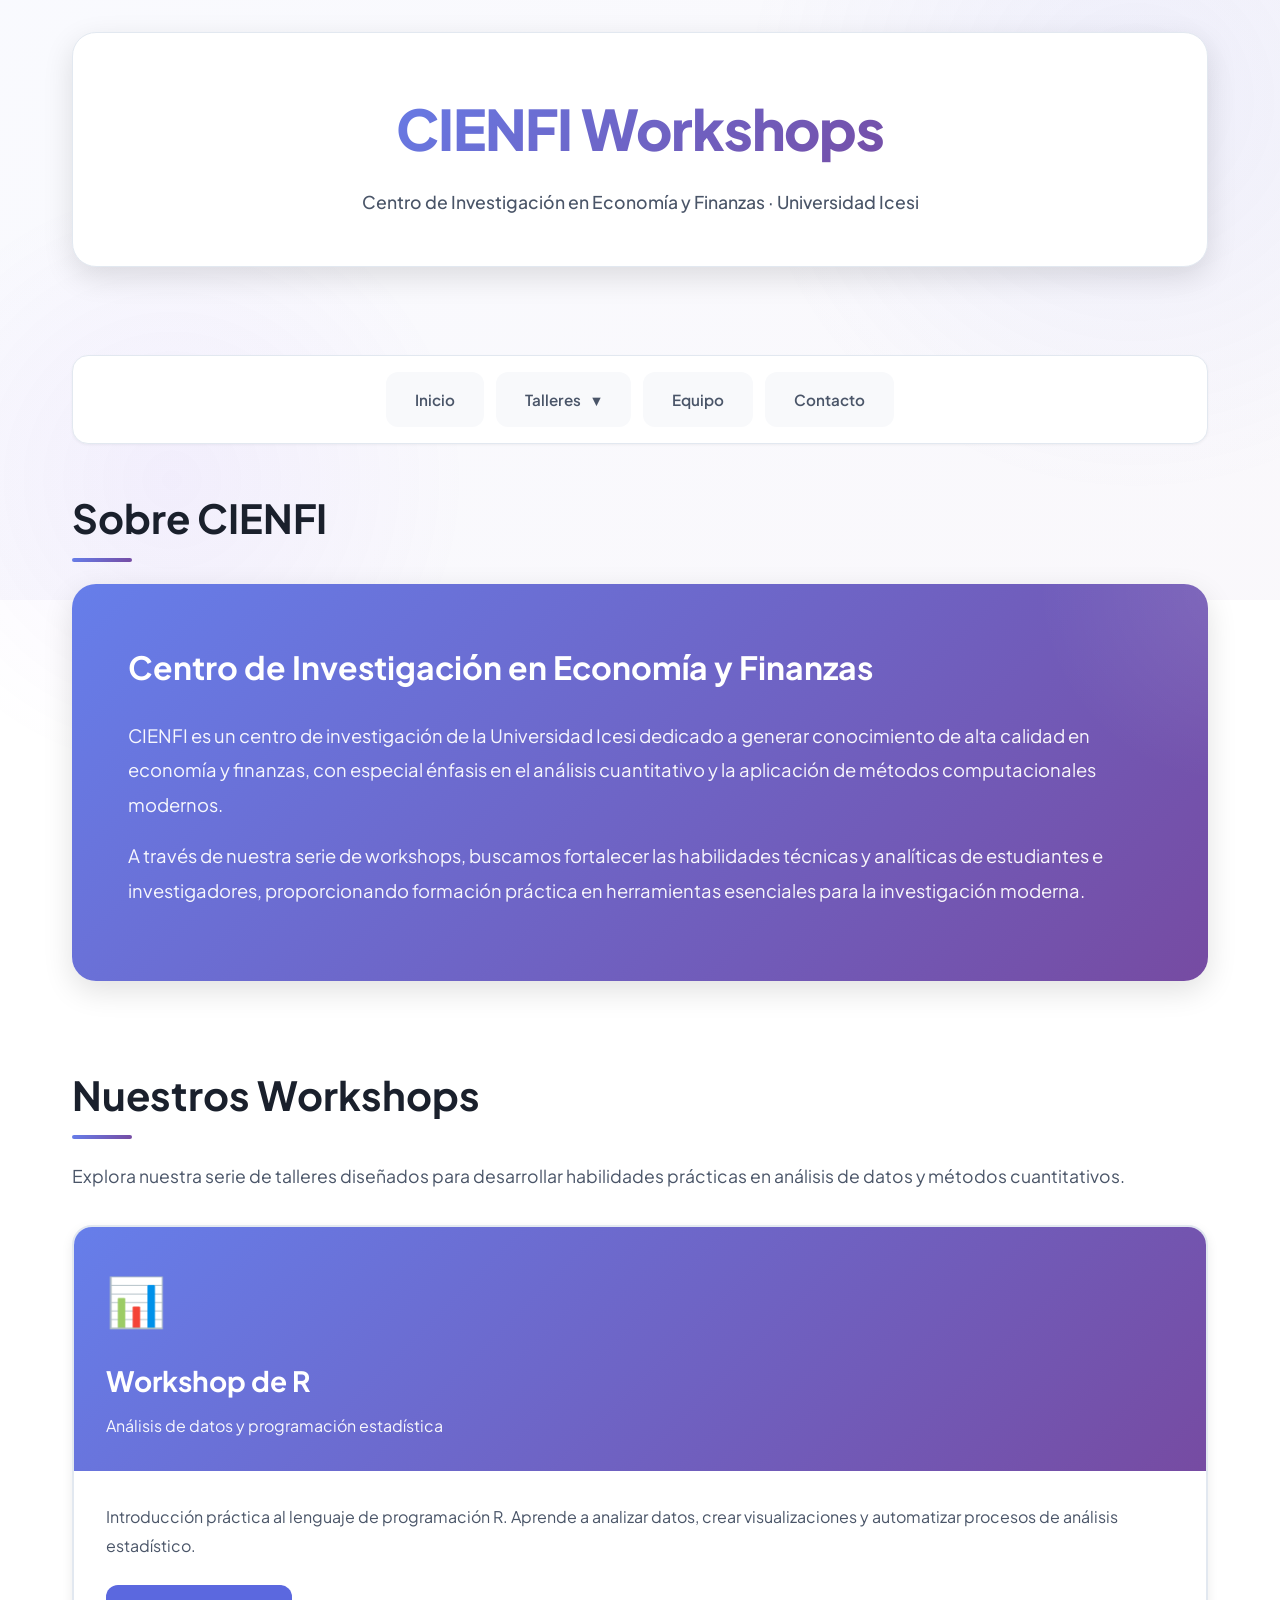
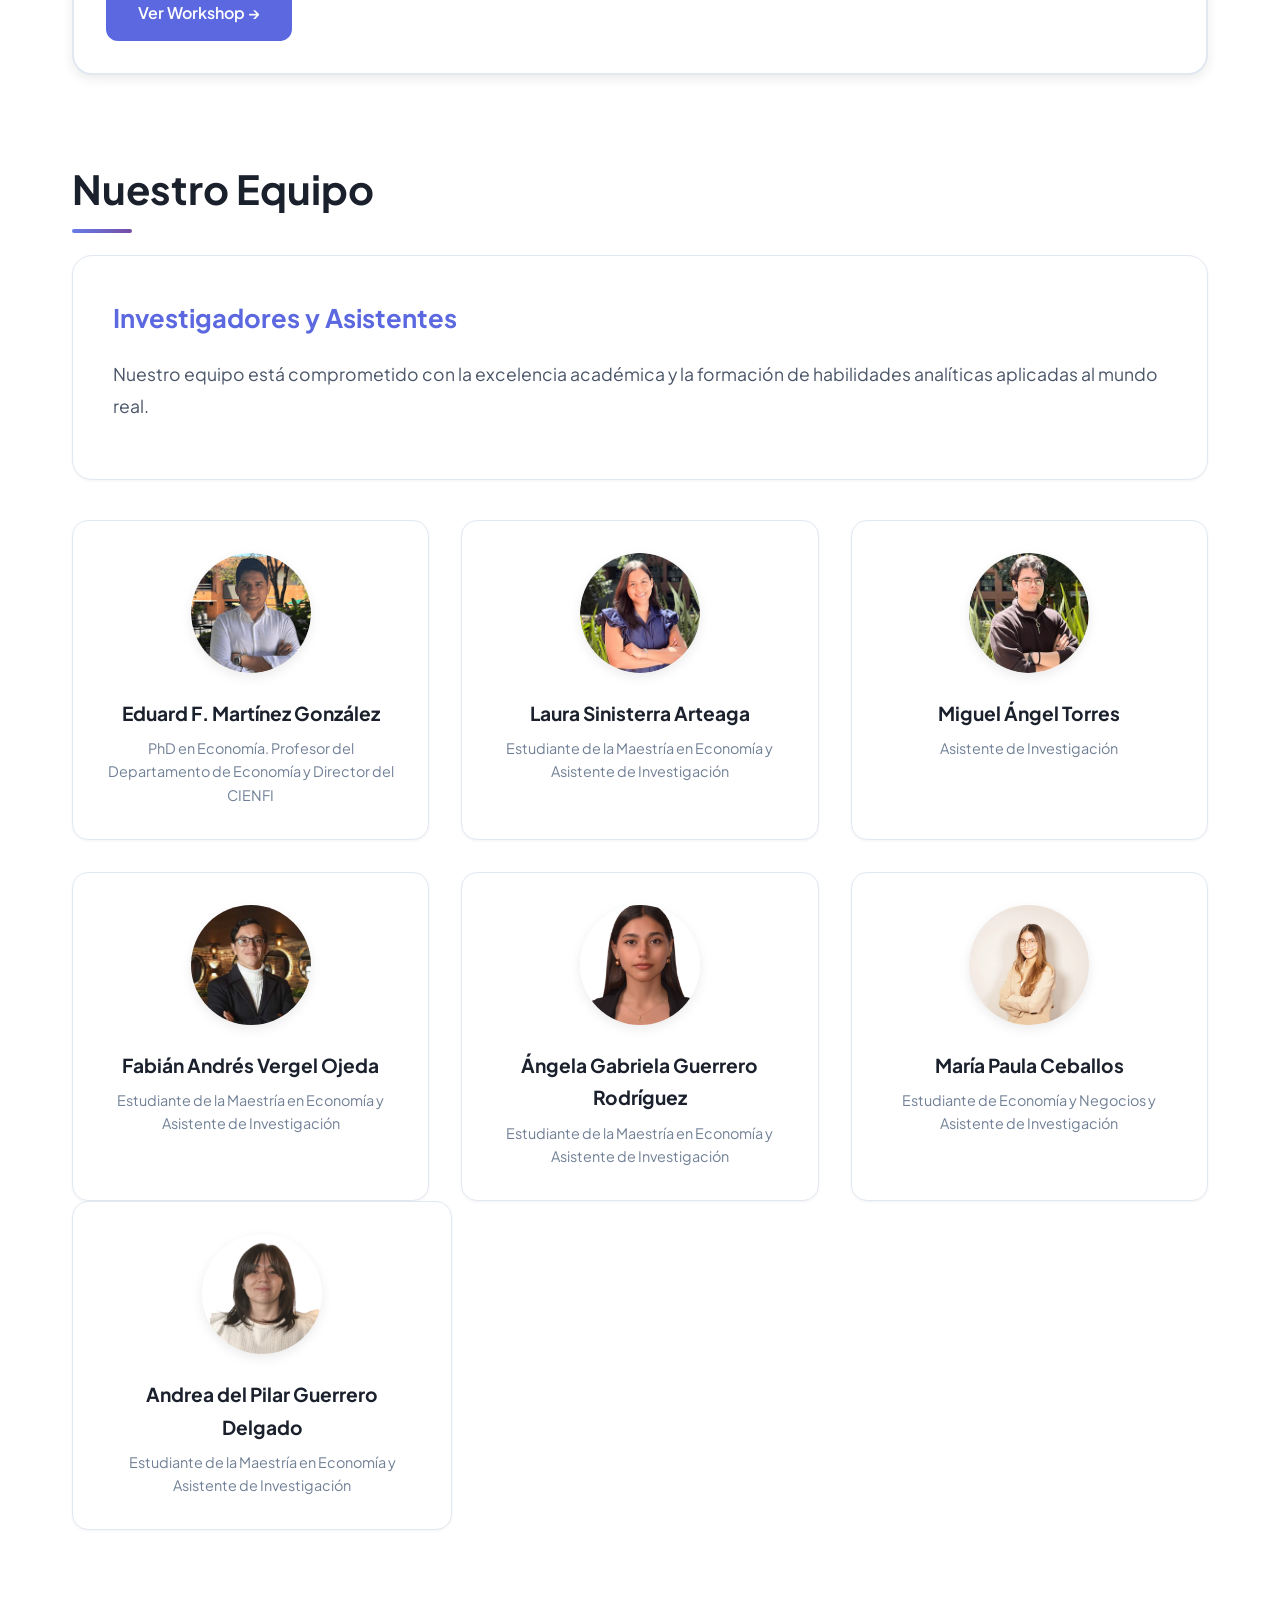
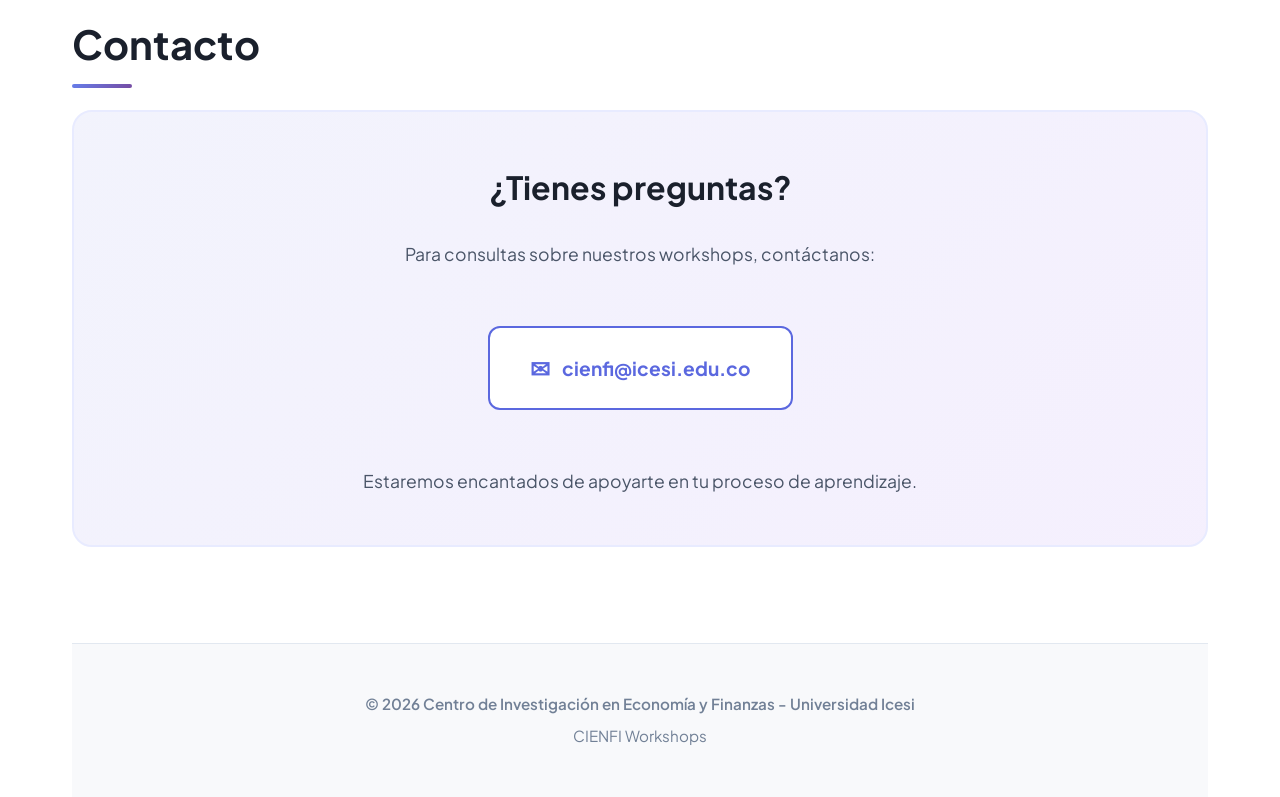
<file: index.html>
<!DOCTYPE html>
<html lang="es">
<head>
    <meta charset="UTF-8">
    <meta name="viewport" content="width=device-width, initial-scale=1.0">
    <title>CIENFI Workshops | Universidad Icesi</title>
    <link rel="preconnect" href="https://fonts.googleapis.com">
    <link rel="preconnect" href="https://fonts.gstatic.com" crossorigin>
    <link href="https://fonts.googleapis.com/css2?family=Plus+Jakarta+Sans:wght@300;400;500;600;700;800&display=swap" rel="stylesheet">
    <style>
        :root {
            --primary-blue: #5B68DF;
            --deep-blue: #2E3192;
            --accent-blue: #3D4BC7;
            --light-blue: #E8EBFF;
            --purple-accent: #7C3AED;
            --bg-white: #FFFFFF;
            --bg-gray: #F8F9FB;
            --text-dark: #1A202C;
            --text-gray: #4A5568;
            --text-muted: #718096;
            --border-light: #E2E8F0;
            --shadow-sm: 0 1px 3px rgba(0,0,0,0.05);
            --shadow-md: 0 4px 12px rgba(0,0,0,0.08);
            --shadow-lg: 0 10px 30px rgba(0,0,0,0.12);
            --gradient-purple: linear-gradient(135deg, #667EEA 0%, #764BA2 100%);
        }

        * {
            margin: 0;
            padding: 0;
            box-sizing: border-box;
        }

        body {
            font-family: 'Plus Jakarta Sans', sans-serif;
            background: var(--bg-white);
            color: var(--text-dark);
            line-height: 1.7;
            overflow-x: hidden;
        }

        .bg-accent {
            position: fixed;
            top: 0;
            left: 0;
            width: 100%;
            height: 600px;
            background: linear-gradient(135deg, rgba(102, 126, 234, 0.04) 0%, rgba(118, 75, 162, 0.04) 100%);
            z-index: 0;
            pointer-events: none;
        }
        
        .bg-accent::before {
            content: '';
            position: absolute;
            top: -50%;
            right: -20%;
            width: 800px;
            height: 800px;
            background: radial-gradient(circle, rgba(91, 104, 223, 0.08) 0%, transparent 70%);
            border-radius: 50%;
            animation: float 20s ease-in-out infinite;
        }
        
        .bg-accent::after {
            content: '';
            position: absolute;
            bottom: -30%;
            left: -10%;
            width: 600px;
            height: 600px;
            background: radial-gradient(circle, rgba(124, 58, 237, 0.06) 0%, transparent 70%);
            border-radius: 50%;
            animation: float 15s ease-in-out infinite reverse;
        }

        @keyframes float {
            0%, 100% { transform: translate(0, 0) scale(1); }
            50% { transform: translate(50px, -50px) scale(1.1); }
        }

        .container {
            position: relative;
            z-index: 1;
            max-width: 1200px;
            margin: 0 auto;
            padding: 0 2rem;
        }

        header {
            padding: 2rem 0 3rem;
            animation: fadeInDown 0.8s ease-out;
        }

        @keyframes fadeInDown {
            from {
                opacity: 0;
                transform: translateY(-30px);
            }
            to {
                opacity: 1;
                transform: translateY(0);
            }
        }

        .header-content {
            display: flex;
            align-items: center;
            justify-content: center;
            gap: 2rem;
            padding: 3rem 2.5rem;
            background: var(--bg-white);
            border-radius: 24px;
            box-shadow: var(--shadow-lg);
            border: 1px solid var(--border-light);
            text-align: center;
        }

        .header-text h1 {
            font-size: 3.5rem;
            font-weight: 800;
            background: var(--gradient-purple);
            -webkit-background-clip: text;
            -webkit-text-fill-color: transparent;
            background-clip: text;
            margin-bottom: 0.75rem;
            letter-spacing: -0.02em;
        }

        .header-text p {
            font-size: 1.1rem;
            color: var(--text-gray);
            font-weight: 500;
        }

        /* Navigation with Dropdown */
        nav {
            margin: 2.5rem 0;
            animation: fadeIn 1s ease-out 0.3s backwards;
        }

        @keyframes fadeIn {
            from { opacity: 0; }
            to { opacity: 1; }
        }

        .nav-links {
            display: flex;
            gap: 0.75rem;
            flex-wrap: wrap;
            background: var(--bg-white);
            padding: 1rem;
            border-radius: 16px;
            box-shadow: var(--shadow-sm);
            border: 1px solid var(--border-light);
            justify-content: center;
        }

        .nav-item {
            position: relative;
        }

        .nav-link {
            display: block;
            padding: 0.85rem 1.75rem;
            background: var(--bg-gray);
            color: var(--text-gray);
            text-decoration: none;
            font-size: 0.95rem;
            font-weight: 600;
            border-radius: 12px;
            transition: all 0.3s ease;
            border: 1px solid transparent;
            cursor: pointer;
        }

        .nav-link:hover {
            background: var(--light-blue);
            color: var(--primary-blue);
            border-color: var(--primary-blue);
            transform: translateY(-2px);
            box-shadow: var(--shadow-md);
        }

        /* Dropdown Menu */
        .dropdown {
            position: relative;
        }

        .dropdown-content {
            display: none;
            position: absolute;
            top: 100%;
            left: 0;
            margin-top: 0.5rem;
            background: var(--bg-white);
            min-width: 220px;
            box-shadow: var(--shadow-lg);
            border-radius: 12px;
            border: 1px solid var(--border-light);
            z-index: 1000;
            overflow: hidden;
        }

        .dropdown.active .dropdown-content {
            display: block;
        }

        .dropdown-item {
            display: block;
            padding: 0.9rem 1.5rem;
            color: var(--text-gray);
            text-decoration: none;
            font-size: 0.9rem;
            font-weight: 500;
            transition: all 0.3s ease;
            border-bottom: 1px solid var(--border-light);
        }

        .dropdown-item:last-child {
            border-bottom: none;
        }

        .dropdown-item:hover {
            background: var(--light-blue);
            color: var(--primary-blue);
        }

        .dropdown-arrow {
            display: inline-block;
            margin-left: 0.5rem;
            font-size: 0.7rem;
            transition: transform 0.3s ease;
        }

        .dropdown:hover .dropdown-arrow {
            transform: rotate(180deg);
        }

        .section {
            margin-bottom: 5rem;
            animation: fadeInUp 0.8s ease-out backwards;
        }

        .section:nth-child(2) { animation-delay: 0.2s; }
        .section:nth-child(3) { animation-delay: 0.4s; }

        @keyframes fadeInUp {
            from {
                opacity: 0;
                transform: translateY(30px);
            }
            to {
                opacity: 1;
                transform: translateY(0);
            }
        }

        .section-title {
            font-size: 2.5rem;
            font-weight: 700;
            margin-bottom: 2rem;
            color: var(--text-dark);
            position: relative;
            display: inline-block;
        }

        .section-title::after {
            content: '';
            position: absolute;
            bottom: -10px;
            left: 0;
            width: 60px;
            height: 4px;
            background: var(--gradient-purple);
            border-radius: 2px;
        }

        .card {
            background: var(--bg-white);
            border: 1px solid var(--border-light);
            padding: 2.5rem;
            margin-bottom: 1.5rem;
            border-radius: 20px;
            transition: all 0.3s ease;
            box-shadow: var(--shadow-sm);
        }

        .card:hover {
            box-shadow: var(--shadow-lg);
            transform: translateY(-4px);
            border-color: var(--primary-blue);
        }

        .card-title {
            font-size: 1.6rem;
            font-weight: 700;
            margin-bottom: 1.25rem;
            color: var(--primary-blue);
        }

        .card-description {
            font-size: 1.1rem;
            line-height: 1.8;
            color: var(--text-gray);
            margin-bottom: 1rem;
        }

        .hero-card {
            background: var(--gradient-purple);
            color: white;
            padding: 3.5rem;
            border-radius: 24px;
            margin-bottom: 3rem;
            box-shadow: var(--shadow-lg);
            position: relative;
            overflow: hidden;
        }

        .hero-card::before {
            content: '';
            position: absolute;
            top: -50%;
            right: -20%;
            width: 400px;
            height: 400px;
            background: radial-gradient(circle, rgba(255,255,255,0.1) 0%, transparent 70%);
            border-radius: 50%;
        }

        .hero-card .card-title {
            color: white;
            font-size: 2rem;
            margin-bottom: 1.5rem;
            position: relative;
        }

        .hero-card .card-description {
            color: rgba(255, 255, 255, 0.95);
            font-size: 1.15rem;
            line-height: 1.9;
            position: relative;
        }

        /* Workshops Grid */
        .workshops-grid {
            display: grid;
            grid-template-columns: repeat(auto-fit, minmax(350px, 1fr));
            gap: 2rem;
            margin-top: 2rem;
        }

        .workshop-card {
            background: var(--bg-white);
            border: 2px solid var(--border-light);
            border-radius: 20px;
            overflow: hidden;
            box-shadow: var(--shadow-md);
            transition: all 0.3s ease;
        }

        .workshop-card:hover {
            transform: translateY(-8px);
            box-shadow: 0 20px 40px rgba(91, 104, 223, 0.2);
            border-color: var(--primary-blue);
        }

        .workshop-header {
            background: var(--gradient-purple);
            padding: 2rem;
            color: white;
            position: relative;
        }

        .workshop-icon {
            font-size: 3rem;
            margin-bottom: 1rem;
        }

        .workshop-header h3 {
            font-size: 1.75rem;
            margin-bottom: 0.5rem;
        }

        .workshop-header p {
            opacity: 0.95;
            font-size: 1rem;
        }

        .workshop-content {
            padding: 2rem;
        }

        .workshop-description {
            color: var(--text-gray);
            line-height: 1.8;
            margin-bottom: 1.5rem;
        }

        .btn {
            display: inline-block;
            padding: 0.9rem 2rem;
            background: var(--primary-blue);
            color: white;
            text-decoration: none;
            font-size: 1rem;
            font-weight: 600;
            border-radius: 12px;
            transition: all 0.3s ease;
            border: none;
            cursor: pointer;
        }

        .btn:hover {
            background: var(--deep-blue);
            transform: scale(1.05);
            box-shadow: var(--shadow-md);
        }

        /* Team Section */
        .team-grid {
            display: grid;
            grid-template-columns: repeat(auto-fit, minmax(280px, 1fr));
            gap: 2rem;
            margin-top: 2.5rem;
            justify-items: center;
        }

        .team-member {
            background: var(--bg-white);
            border: 1px solid var(--border-light);
            border-radius: 16px;
            padding: 2rem;
            text-align: center;
            transition: all 0.3s ease;
            box-shadow: var(--shadow-sm);
            width: 100%;
            max-width: 380px;
        }

        .team-member:hover {
            transform: translateY(-8px);
            box-shadow: var(--shadow-lg);
            border-color: var(--primary-blue);
        }

        .team-avatar {
            width: 120px;
            height: 120px;
            margin: 0 auto 1.5rem;
            border-radius: 50%;
            overflow: hidden;
            box-shadow: var(--shadow-md);
            position: relative;
        }

        .team-avatar img {
            width: 100%;
            height: 100%;
            object-fit: cover;
        }

        .team-name {
            font-size: 1.2rem;
            font-weight: 700;
            color: var(--text-dark);
            margin-bottom: 0.5rem;
        }

        .team-role {
            font-size: 0.9rem;
            color: var(--text-muted);
            font-weight: 400;
            line-height: 1.6;
        }

        .contact-card {
            background: linear-gradient(135deg, rgba(91, 104, 223, 0.08) 0%, rgba(124, 58, 237, 0.08) 100%);
            border: 2px solid var(--light-blue);
            padding: 3rem;
            border-radius: 20px;
            text-align: center;
        }

        .contact-email {
            display: inline-flex;
            align-items: center;
            gap: 0.75rem;
            padding: 1.2rem 2.5rem;
            background: var(--bg-white);
            border: 2px solid var(--primary-blue);
            border-radius: 12px;
            color: var(--primary-blue);
            text-decoration: none;
            font-weight: 700;
            font-size: 1.2rem;
            transition: all 0.3s ease;
            margin: 1.5rem 0;
        }

        .contact-email:hover {
            background: var(--primary-blue);
            color: white;
            transform: scale(1.05);
            box-shadow: var(--shadow-md);
        }

        footer {
            margin-top: 6rem;
            padding: 3rem 0;
            border-top: 1px solid var(--border-light);
            text-align: center;
            color: var(--text-muted);
            background: var(--bg-gray);
        }

        footer p {
            font-size: 0.95rem;
            line-height: 1.6;
        }

        @media (max-width: 768px) {
            .header-content {
                padding: 2.5rem 1.5rem;
            }

            .header-text h1 {
                font-size: 2.5rem;
            }

            .section-title {
                font-size: 2rem;
            }

            .nav-links {
                flex-direction: column;
            }

            .dropdown-content {
                position: static;
                margin-top: 0.5rem;
                display: none;
            }

            .dropdown.active .dropdown-content {
                display: block;
            }

            .workshops-grid,
            .team-grid {
                grid-template-columns: 1fr;
            }

            .hero-card {
                padding: 2.5rem 1.5rem;
            }
        }
    </style>
</head>
<body>
    <div class="bg-accent"></div>
    
    <div class="container">
        <header>
            <div class="header-content">
                <div class="header-text">
                    <h1>CIENFI Workshops</h1>
                    <p>Centro de Investigación en Economía y Finanzas · Universidad Icesi</p>
                </div>
            </div>
        </header>

        <nav>
            <div class="nav-links">
                <div class="nav-item">
                    <a href="index.html" class="nav-link">Inicio</a>
                </div>
                
                <div class="nav-item dropdown">
                    <a href="#" class="nav-link">
                        Talleres <span class="dropdown-arrow">▼</span>
                    </a>
                    <div class="dropdown-content">
                        <a href="https://cienfi-icesi.github.io/workshop-r/workshop-r.html" class="dropdown-item">📊 Workshop de R</a>
                    </div>
                </div>

                <div class="nav-item">
                    <a href="#equipo" class="nav-link">Equipo</a>
                </div>
                <div class="nav-item">
                    <a href="#contacto" class="nav-link">Contacto</a>
                </div>
            </div>
        </nav>

        <main>
            <section class="section" id="about">
                <h2 class="section-title">Sobre CIENFI</h2>
                <div class="hero-card">
                    <h3 class="card-title">Centro de Investigación en Economía y Finanzas</h3>
                    <p class="card-description">
                        CIENFI es un centro de investigación de la Universidad Icesi dedicado a generar conocimiento 
                        de alta calidad en economía y finanzas, con especial énfasis en el análisis cuantitativo y 
                        la aplicación de métodos computacionales modernos.
                    </p>
                    <p class="card-description">
                        A través de nuestra serie de workshops, buscamos fortalecer las habilidades técnicas y analíticas 
                        de estudiantes e investigadores, proporcionando formación práctica en herramientas esenciales 
                        para la investigación moderna.
                    </p>
                </div>
            </section>

            <section class="section" id="workshops">
                <h2 class="section-title">Nuestros Workshops</h2>
                <p class="card-description" style="margin-bottom: 2rem;">
                    Explora nuestra serie de talleres diseñados para desarrollar habilidades prácticas en análisis 
                    de datos y métodos cuantitativos.
                </p>

                <div class="workshops-grid">
                    <div class="workshop-card">
                        <div class="workshop-header">
                            <div class="workshop-icon">📊</div>
                            <h3>Workshop de R</h3>
                            <p>Análisis de datos y programación estadística</p>
                        </div>
                        <div class="workshop-content">
                            <p class="workshop-description">
                                Introducción práctica al lenguaje de programación R. Aprende a analizar datos, 
                                crear visualizaciones y automatizar procesos de análisis estadístico.
                            </p>
                            <a href="https://cienfi-icesi.github.io/workshop-r/workshop-r.html" class="btn">Ver Workshop →</a>
                        </div>
                    </div>
                </div>
            </section>

            <section class="section" id="equipo">
                <h2 class="section-title">Nuestro Equipo</h2>
                
                <div class="card" style="margin-bottom: 2.5rem;">
                    <h3 class="card-title">Investigadores y Asistentes</h3>
                    <p class="card-description">
                        Nuestro equipo está comprometido con la excelencia académica y la formación de habilidades 
                        analíticas aplicadas al mundo real.
                    </p>
                </div>

                <div class="team-grid">
                    <div class="team-member">
                        <div class="team-avatar">
                            <img src="images/eduard-cienfi.png" alt="Eduard F. Martínez González">
                        </div>
                        <div class="team-name">Eduard F. Martínez González</div>
                        <div class="team-role">PhD en Economía. Profesor del Departamento de Economía y Director del CIENFI</div>
                    </div>

                    <div class="team-member">
                        <div class="team-avatar">
                            <img src="images/laura-cienfi.jpeg" alt="Laura Siniesterra">
                        </div>
                        <div class="team-name">Laura Sinisterra Arteaga</div>
                        <div class="team-role">Estudiante de la Maestría en Economía y Asistente de Investigación</div>
                    </div>

                    <div class="team-member">
                        <div class="team-avatar">
                            <img src="images/miguel-cienfi.jpeg" alt="Miguel Ángel Torres">
                        </div>
                        <div class="team-name">Miguel Ángel Torres</div>
                        <div class="team-role">Asistente de Investigación</div>
                    </div>

                    <div class="team-member">
                        <div class="team-avatar">
                            <img src="images/fabian-cienfi.jpeg" alt="Fabián Andrés Vergel Ojeda">
                        </div>
                        <div class="team-name">Fabián Andrés Vergel Ojeda</div>
                        <div class="team-role">Estudiante de la Maestría en Economía y Asistente de Investigación</div>
                    </div>

                    <div class="team-member">
                        <div class="team-avatar">
                            <img src="images/angela-cienfi.jpg" alt="Ángela Gabriela Guerrero Rodríguez">
                        </div>
                        <div class="team-name">Ángela Gabriela Guerrero Rodríguez</div>
                        <div class="team-role">Estudiante de la Maestría en Economía y Asistente de Investigación</div>
                    </div>


                    <div class="team-member">
                        <div class="team-avatar">
                            <img src="images/mapu-cienfi.jpeg" alt="María Paula Ceballos">
                        </div>
                        <div class="team-name">María Paula Ceballos</div>
                        <div class="team-role">Estudiante de Economía y Negocios y Asistente de Investigación</div>
                    </div>
                </div>

                    <div class="team-member">
                        <div class="team-avatar">
                            <img src="images/andrea-cienfi.png" alt="Andrea del Pilar Guerrero Delgado">
                        </div>
                        <div class="team-name">Andrea del Pilar Guerrero Delgado</div>
                        <div class="team-role">Estudiante de la Maestría en Economía y Asistente de Investigación</div>
                    </div>
                
            </section>

            <section class="section" id="contacto">
                <h2 class="section-title">Contacto</h2>
                
                <div class="contact-card">
                    <h3 class="card-title" style="color: var(--text-dark); margin-bottom: 1.5rem; font-size: 2rem;">
                        ¿Tienes preguntas?
                    </h3>
                    <p class="card-description" style="max-width: 600px; margin: 0 auto 2rem; font-size: 1.1rem;">
                        Para consultas sobre nuestros workshops, contáctanos:
                    </p>
                    
                    <a href="mailto:cienfi@icesi.edu.co" class="contact-email">
                        <span style="font-size: 1.5rem;">✉</span>
                        <span>cienfi@icesi.edu.co</span>
                    </a>

                    <p class="card-description" style="max-width: 700px; margin: 2rem auto 0;">
                        Estaremos encantados de apoyarte en tu proceso de aprendizaje.
                    </p>
                </div>
            </section>
        </main>

        <footer>
            <p style="font-weight: 600; margin-bottom: 0.5rem;">
                © 2026 Centro de Investigación en Economía y Finanzas - Universidad Icesi
            </p>
            <p>CIENFI Workshops</p>
        </footer>
    </div>

    <script>
        // Smooth scrolling
        document.querySelectorAll('a[href^="#"]').forEach(anchor => {
            anchor.addEventListener('click', function (e) {
                e.preventDefault();
                const target = document.querySelector(this.getAttribute('href'));
                if (target) {
                    target.scrollIntoView({
                        behavior: 'smooth',
                        block: 'start'
                    });
                }
            });
        });

        // Dropdown toggle
        document.querySelectorAll('.dropdown > .nav-link').forEach(link => {
            link.addEventListener('click', function(e) {
                e.preventDefault();
                const dropdown = this.parentElement;
                
                // Close other dropdowns
                document.querySelectorAll('.dropdown').forEach(d => {
                    if (d !== dropdown) {
                        d.classList.remove('active');
                    }
                });
                
                // Toggle current dropdown
                dropdown.classList.toggle('active');
            });
        });

        // Close dropdown when clicking outside
        document.addEventListener('click', function(e) {
            if (!e.target.closest('.dropdown')) {
                document.querySelectorAll('.dropdown').forEach(d => {
                    d.classList.remove('active');
                });
            }
        });

        // Intersection observer for animations
        const observerOptions = {
            threshold: 0.1,
            rootMargin: '0px 0px -50px 0px'
        };

        const observer = new IntersectionObserver((entries) => {
            entries.forEach(entry => {
                if (entry.isIntersecting) {
                    entry.target.style.opacity = '1';
                    entry.target.style.transform = 'translateY(0)';
                }
            });
        }, observerOptions);

        document.querySelectorAll('.section, .card, .team-member, .workshop-card').forEach(el => {
            observer.observe(el);
        });
    </script>
</body>
</html>
</file>
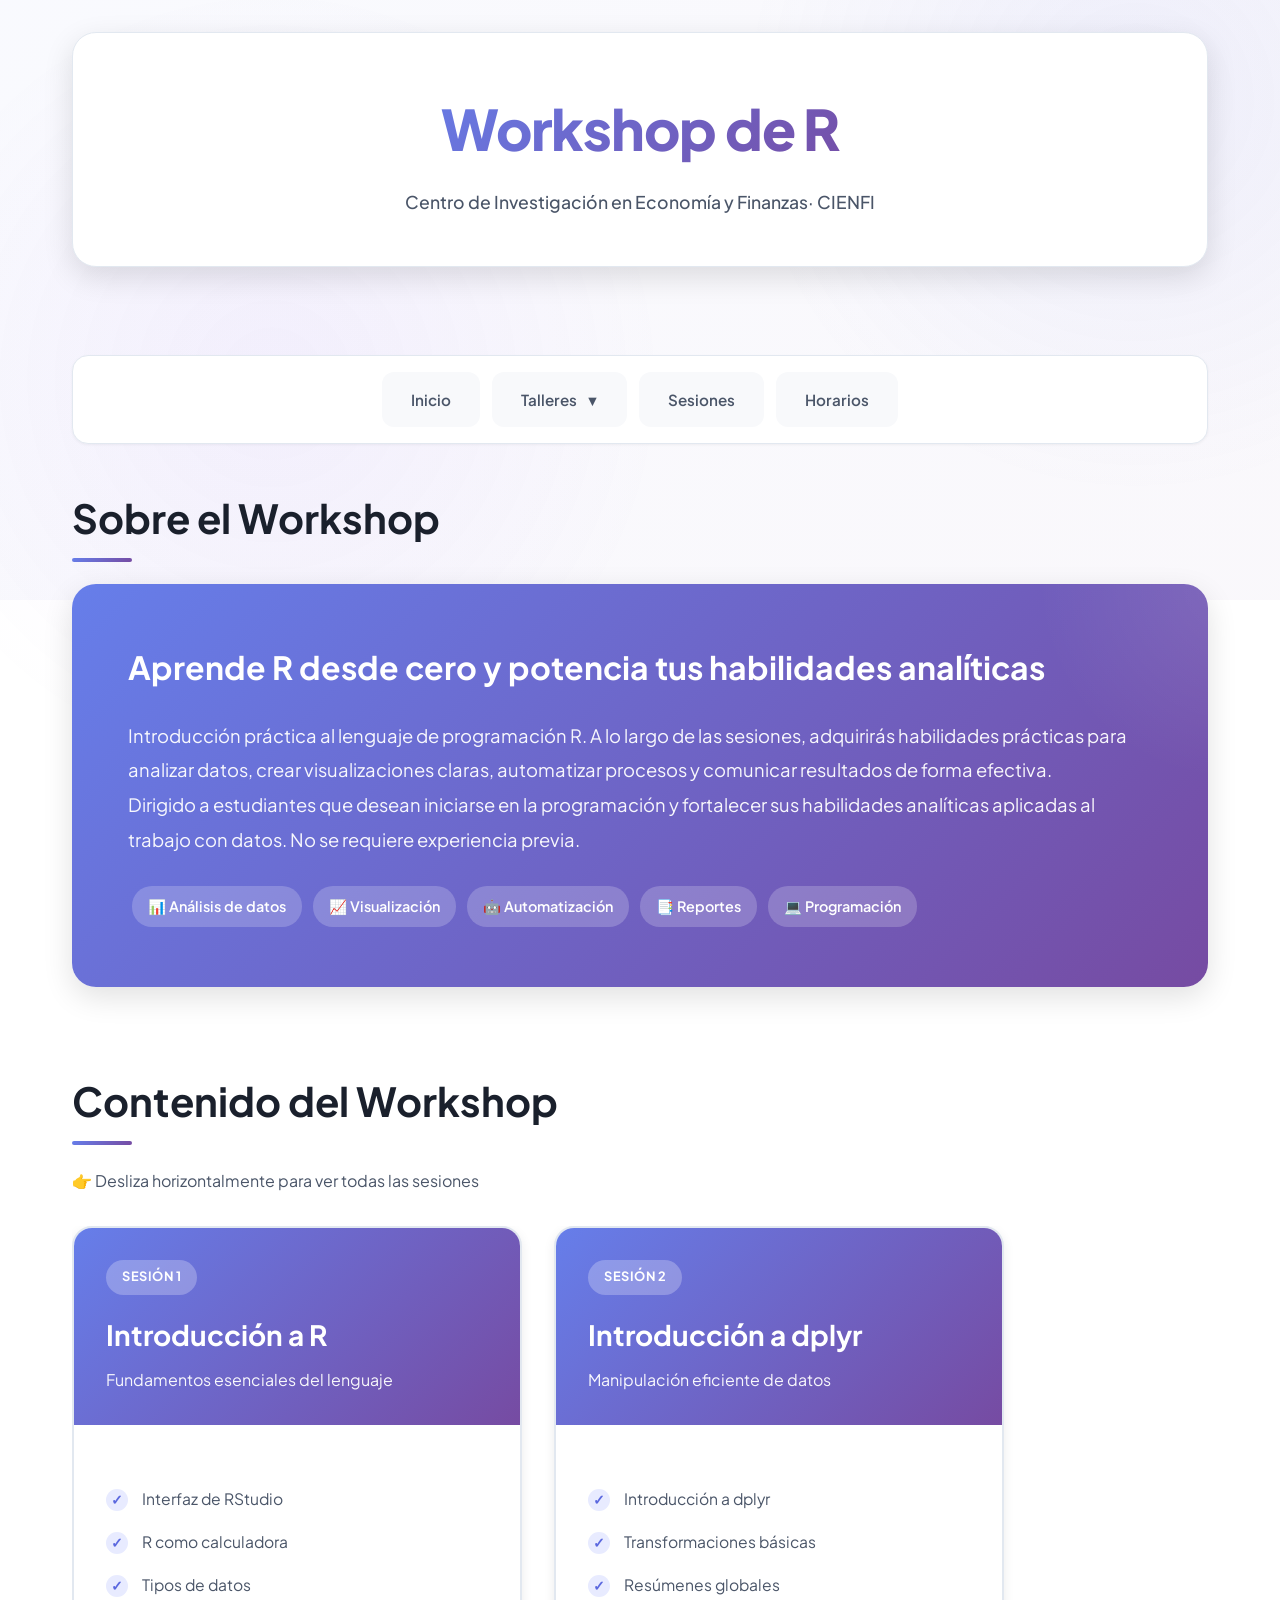
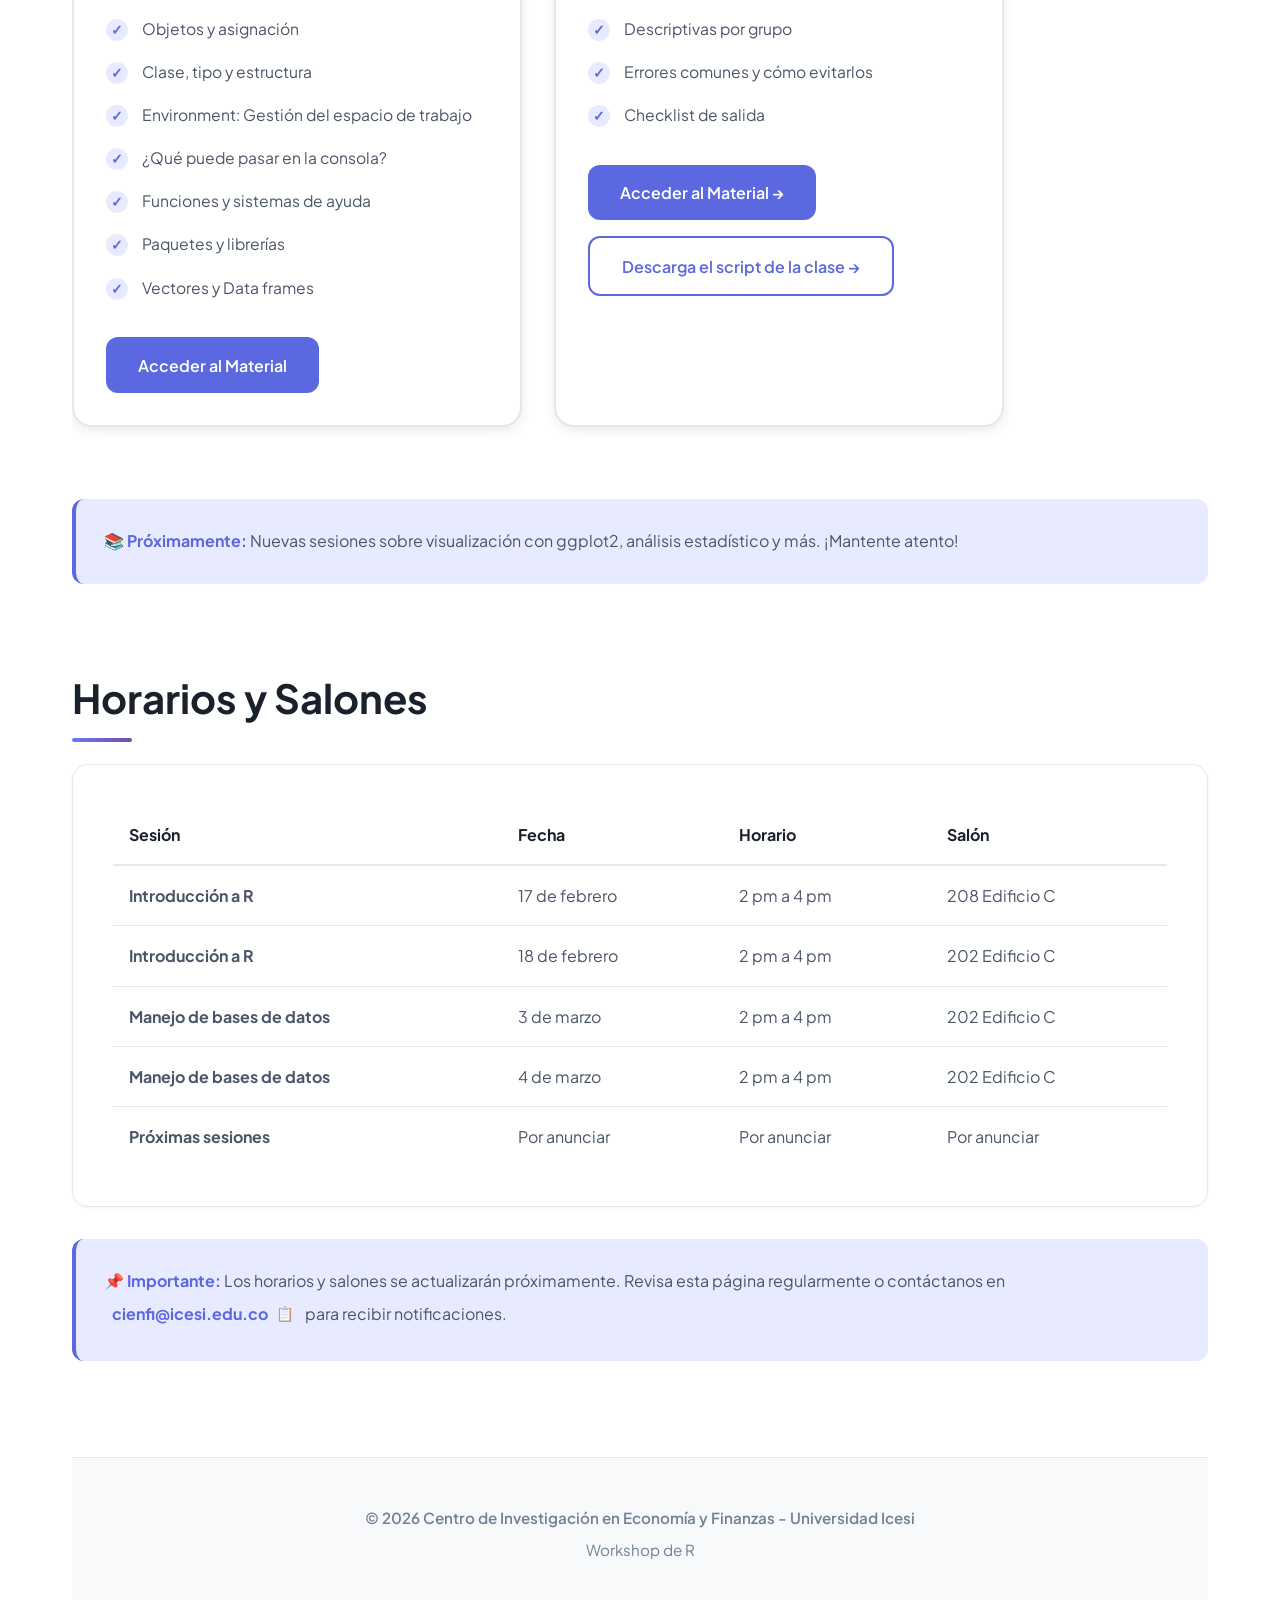
<file: workshop-r/workshop-r.html>
<!DOCTYPE html>
<html lang="es">
<head>
    <meta charset="UTF-8">
    <meta name="viewport" content="width=device-width, initial-scale=1.0">
    <title>Workshop de R | CIENFI - Universidad Icesi</title>
    <link rel="preconnect" href="https://fonts.googleapis.com">
    <link rel="preconnect" href="https://fonts.gstatic.com" crossorigin>
    <link href="https://fonts.googleapis.com/css2?family=Plus+Jakarta+Sans:wght@300;400;500;600;700;800&display=swap" rel="stylesheet">
    <style>
        :root {
            --primary-blue: #5B68DF;
            --deep-blue: #2E3192;
            --accent-blue: #3D4BC7;
            --light-blue: #E8EBFF;
            --purple-accent: #7C3AED;
            --bg-white: #FFFFFF;
            --bg-gray: #F8F9FB;
            --text-dark: #1A202C;
            --text-gray: #4A5568;
            --text-muted: #718096;
            --border-light: #E2E8F0;
            --shadow-sm: 0 1px 3px rgba(0,0,0,0.05);
            --shadow-md: 0 4px 12px rgba(0,0,0,0.08);
            --shadow-lg: 0 10px 30px rgba(0,0,0,0.12);
            --gradient-purple: linear-gradient(135deg, #667EEA 0%, #764BA2 100%);
        }

        * {
            margin: 0;
            padding: 0;
            box-sizing: border-box;
        }

        body {
            font-family: 'Plus Jakarta Sans', sans-serif;
            background: var(--bg-white);
            color: var(--text-dark);
            line-height: 1.7;
            overflow-x: hidden;
        }

        .bg-accent {
            position: fixed;
            top: 0;
            left: 0;
            width: 100%;
            height: 600px;
            background: linear-gradient(135deg, rgba(102, 126, 234, 0.04) 0%, rgba(118, 75, 162, 0.04) 100%);
            z-index: 0;
            pointer-events: none;
        }
        
        .bg-accent::before, .bg-accent::after {
            content: '';
            position: absolute;
            width: 800px;
            height: 800px;
            border-radius: 50%;
            animation: float 20s ease-in-out infinite;
        }
        
        .bg-accent::before {
            top: -50%;
            right: -20%;
            background: radial-gradient(circle, rgba(91, 104, 223, 0.08) 0%, transparent 70%);
        }
        
        .bg-accent::after {
            bottom: -30%;
            left: -10%;
            background: radial-gradient(circle, rgba(124, 58, 237, 0.06) 0%, transparent 70%);
            animation-direction: reverse;
        }

        @keyframes float {
            0%, 100% { transform: translate(0, 0) scale(1); }
            50% { transform: translate(50px, -50px) scale(1.1); }
        }

        .container {
            position: relative;
            z-index: 1;
            max-width: 1200px;
            margin: 0 auto;
            padding: 0 2rem;
        }

        header {
            padding: 2rem 0 3rem;
        }

        .header-content {
            display: flex;
            align-items: center;
            justify-content: center;
            gap: 2rem;
            padding: 3rem 2.5rem;
            background: var(--bg-white);
            border-radius: 24px;
            box-shadow: var(--shadow-lg);
            border: 1px solid var(--border-light);
            text-align: center;
        }

        .header-text h1 {
            font-size: 3.5rem;
            font-weight: 800;
            background: var(--gradient-purple);
            -webkit-background-clip: text;
            -webkit-text-fill-color: transparent;
            background-clip: text;
            margin-bottom: 0.75rem;
            letter-spacing: -0.02em;
        }

        .header-text p {
            font-size: 1.1rem;
            color: var(--text-gray);
            font-weight: 500;
        }

        nav {
            margin: 2.5rem 0;
        }

        .nav-links {
            display: flex;
            gap: 0.75rem;
            flex-wrap: wrap;
            background: var(--bg-white);
            padding: 1rem;
            border-radius: 16px;
            box-shadow: var(--shadow-sm);
            border: 1px solid var(--border-light);
            justify-content: center;
        }

        .nav-item {
            position: relative;
        }

        .nav-link {
            display: block;
            padding: 0.85rem 1.75rem;
            background: var(--bg-gray);
            color: var(--text-gray);
            text-decoration: none;
            font-size: 0.95rem;
            font-weight: 600;
            border-radius: 12px;
            transition: all 0.3s ease;
            border: 1px solid transparent;
        }

        .nav-link:hover {
            background: var(--light-blue);
            color: var(--primary-blue);
            border-color: var(--primary-blue);
            transform: translateY(-2px);
            box-shadow: var(--shadow-md);
        }

        /* Dropdown Menu */
        .dropdown {
            position: relative;
        }

        .dropdown-content {
            display: none;
            position: absolute;
            top: 100%;
            left: 0;
            margin-top: 0.5rem;
            background: var(--bg-white);
            min-width: 220px;
            box-shadow: var(--shadow-lg);
            border-radius: 12px;
            border: 1px solid var(--border-light);
            z-index: 1000;
            overflow: hidden;
        }

        .dropdown.active .dropdown-content {
            display: block;
        }

        .dropdown-item {
            display: block;
            padding: 0.9rem 1.5rem;
            color: var(--text-gray);
            text-decoration: none;
            font-size: 0.9rem;
            font-weight: 500;
            transition: all 0.3s ease;
            border-bottom: 1px solid var(--border-light);
        }

        .dropdown-item:last-child {
            border-bottom: none;
        }

        .dropdown-item:hover {
            background: var(--light-blue);
            color: var(--primary-blue);
        }

        .dropdown-arrow {
            display: inline-block;
            margin-left: 0.5rem;
            font-size: 0.7rem;
            transition: transform 0.3s ease;
        }

        .dropdown:hover .dropdown-arrow {
            transform: rotate(180deg);
        }

        .section {
            margin-bottom: 5rem;
        }

        .section-title {
            font-size: 2.5rem;
            font-weight: 700;
            margin-bottom: 2rem;
            color: var(--text-dark);
            position: relative;
            display: inline-block;
        }

        .section-title::after {
            content: '';
            position: absolute;
            bottom: -10px;
            left: 0;
            width: 60px;
            height: 4px;
            background: var(--gradient-purple);
            border-radius: 2px;
        }

        .hero-card {
            background: var(--gradient-purple);
            color: white;
            padding: 3.5rem;
            border-radius: 24px;
            margin-bottom: 3rem;
            box-shadow: var(--shadow-lg);
            position: relative;
            overflow: hidden;
        }

        .hero-card::before {
            content: '';
            position: absolute;
            top: -50%;
            right: -20%;
            width: 400px;
            height: 400px;
            background: radial-gradient(circle, rgba(255,255,255,0.1) 0%, transparent 70%);
            border-radius: 50%;
        }

        .hero-card .card-title {
            color: white;
            font-size: 2rem;
            margin-bottom: 1.5rem;
            position: relative;
        }

        .hero-card .card-description {
            color: rgba(255, 255, 255, 0.95);
            font-size: 1.15rem;
            line-height: 1.9;
            position: relative;
        }

        .badge {
            display: inline-block;
            padding: 0.5rem 1rem;
            background: rgba(255, 255, 255, 0.2);
            color: white;
            border-radius: 20px;
            font-size: 0.9rem;
            font-weight: 600;
            margin: 0.25rem;
        }

        /* Sessions - Horizontal scrollable carousel */
        .sessions-container {
            position: relative;
            margin-top: 2rem;
        }

        .sessions-grid {
            display: flex;
            gap: 2rem;
            overflow-x: auto;
            scroll-behavior: smooth;
            padding-bottom: 1.5rem;
            scrollbar-width: thin;
            scrollbar-color: var(--primary-blue) var(--bg-gray);
        }

        .sessions-grid::-webkit-scrollbar {
            height: 8px;
        }

        .sessions-grid::-webkit-scrollbar-track {
            background: var(--bg-gray);
            border-radius: 10px;
        }

        .sessions-grid::-webkit-scrollbar-thumb {
            background: var(--primary-blue);
            border-radius: 10px;
        }

        .sessions-grid::-webkit-scrollbar-thumb:hover {
            background: var(--deep-blue);
        }

        .session-card {
            min-width: 450px;
            max-width: 450px;
            flex-shrink: 0;
        }

        .session-card {
            background: var(--bg-white);
            border: 2px solid var(--border-light);
            border-radius: 20px;
            overflow: hidden;
            box-shadow: var(--shadow-md);
            transition: all 0.3s ease;
        }

        .session-card:hover {
            transform: translateY(-8px);
            box-shadow: 0 20px 40px rgba(91, 104, 223, 0.2);
            border-color: var(--primary-blue);
        }

        .session-header {
            background: var(--gradient-purple);
            padding: 2rem;
            color: white;
            position: relative;
        }

        .session-number {
            display: inline-block;
            padding: 0.4rem 1rem;
            background: rgba(255, 255, 255, 0.25);
            border-radius: 20px;
            font-size: 0.8rem;
            font-weight: 700;
            margin-bottom: 1rem;
            text-transform: uppercase;
            letter-spacing: 0.5px;
        }

        .session-header h3 {
            font-size: 1.75rem;
            font-weight: 700;
            margin-bottom: 0.5rem;
        }

        .session-header p {
            font-size: 1rem;
            opacity: 0.95;
        }

        .session-content {
            padding: 2rem;
        }

        .session-topics {
            margin: 1.25rem 0 1.75rem;
        }

        .topic-item {
            display: flex;
            align-items: flex-start;
            padding: 0.6rem 0;
            color: var(--text-gray);
            font-size: 0.98rem;
            line-height: 1.5;
        }

        .topic-item::before {
            content: '✓';
            display: inline-block;
            min-width: 22px;
            height: 22px;
            background: var(--light-blue);
            color: var(--primary-blue);
            border-radius: 50%;
            text-align: center;
            line-height: 22px;
            margin-right: 0.85rem;
            font-weight: 700;
            flex-shrink: 0;
            font-size: 0.85rem;
            margin-top: 2px;
        }

        .btn {
            display: inline-block;
            padding: 0.9rem 2rem;
            background: var(--primary-blue);
            color: white;
            text-decoration: none;
            font-size: 1rem;
            font-weight: 600;
            border-radius: 12px;
            transition: all 0.3s ease;
        }

        .btn:hover {
            background: var(--deep-blue);
            transform: scale(1.05);
            box-shadow: var(--shadow-md);
        }

        .btn-secondary {
            background: transparent;
            border: 2px solid var(--primary-blue);
            color: var(--primary-blue);
        }

        .btn-secondary:hover {
            background: var(--primary-blue);
            color: white;
        }

        .button-group {
            display: flex;
            gap: 1rem;
            flex-wrap: wrap;
        }

        .info-box {
            background: var(--light-blue);
            border-left: 4px solid var(--primary-blue);
            padding: 1.75rem;
            margin: 2rem 0;
            border-radius: 12px;
        }

        .info-box strong {
            color: var(--primary-blue);
            font-weight: 700;
        }

        .info-box p {
            color: var(--text-gray);
            line-height: 1.8;
        }

        /* Copy email styles */
        .copy-email {
            display: inline-flex;
            align-items: center;
            gap: 0.5rem;
            color: var(--primary-blue);
            font-weight: 700;
            cursor: pointer;
            transition: all 0.3s ease;
            padding: 0.25rem 0.5rem;
            border-radius: 6px;
            position: relative;
        }

        .copy-email:hover {
            background: var(--light-blue);
        }

        .copy-icon {
            font-size: 0.9rem;
            opacity: 0.7;
        }

        .copy-email:hover .copy-icon {
            opacity: 1;
        }

        /* Toast notification for copy confirmation */
        .toast {
            position: fixed;
            bottom: 2rem;
            right: 2rem;
            background: var(--primary-blue);
            color: white;
            padding: 1rem 1.5rem;
            border-radius: 12px;
            box-shadow: var(--shadow-lg);
            display: none;
            align-items: center;
            gap: 0.75rem;
            font-weight: 600;
            z-index: 10000;
            animation: slideIn 0.3s ease-out;
        }

        .toast.show {
            display: flex;
        }

        @keyframes slideIn {
            from {
                transform: translateX(400px);
                opacity: 0;
            }
            to {
                transform: translateX(0);
                opacity: 1;
            }
        }

        @keyframes slideOut {
            from {
                transform: translateX(0);
                opacity: 1;
            }
            to {
                transform: translateX(400px);
                opacity: 0;
            }
        }

        footer {
            margin-top: 6rem;
            padding: 3rem 0;
            border-top: 1px solid var(--border-light);
            text-align: center;
            color: var(--text-muted);
            background: var(--bg-gray);
        }

        footer p {
            font-size: 0.95rem;
            line-height: 1.6;
        }

        @media (max-width: 768px) {
            .header-content {
                padding: 2.5rem 1.5rem;
            }

            .header-text h1 {
                font-size: 2.5rem;
            }

            .section-title {
                font-size: 2rem;
            }

            .nav-links {
                flex-direction: column;
            }

            .dropdown-content {
                position: static;
                margin-top: 0.5rem;
                display: none;
            }

            .dropdown.active .dropdown-content {
                display: block;
            }

            .hero-card {
                padding: 2.5rem 1.5rem;
            }

            .session-card {
                min-width: 320px;
                max-width: 320px;
            }

            .button-group {
                flex-direction: column;
            }

            .button-group .btn {
                width: 100%;
                text-align: center;
            }
        }
    </style>
</head>
<body>
    <div class="bg-accent"></div>
    
    <div class="container">
        <header>
            <div class="header-content">
                <div class="header-text">
                    <h1>Workshop de R</h1>
                    <p>Centro de Investigación en Economía y Finanzas· CIENFI</p>
                </div>
            </div>
        </header>

        <nav>
            <div class="nav-links">
                <div class="nav-item">
                    <a href="https://cienfi-icesi.github.io/index.html" class="nav-link">Inicio</a>
                </div>
                
                <!-- Dropdown Menu for Workshops -->
                <div class="nav-item dropdown">
                    <a href="#" class="nav-link">
                        Talleres <span class="dropdown-arrow">▼</span>
                    </a>
                    <div class="dropdown-content">
                        <a href="workshop-r.html" class="dropdown-item">📊 Workshop de R</a>
                    </div>
                </div>

                <div class="nav-item">
                    <a href="#sesiones" class="nav-link">Sesiones</a>
                </div>
                <div class="nav-item">
                    <a href="#horarios" class="nav-link">Horarios</a>
                </div>
            </div>
        </nav>

        <main>
            <!-- Overview -->
            <section class="section">
                <h2 class="section-title">Sobre el Workshop</h2>
                <div class="hero-card">
                    <h3 class="card-title">Aprende R desde cero y potencia tus habilidades analíticas</h3>
                    <p class="card-description">
                        Introducción práctica al lenguaje de programación R. A lo largo de las sesiones, adquirirás 
                        habilidades prácticas para analizar datos, crear visualizaciones claras, automatizar procesos 
                        y comunicar resultados de forma efectiva.
                    </p>
                    <p class="card-description">
                        Dirigido a estudiantes que desean iniciarse en la programación y fortalecer sus habilidades 
                        analíticas aplicadas al trabajo con datos. No se requiere experiencia previa.
                    </p>
                    <div style="margin-top: 1.5rem;">
                        <span class="badge">📊 Análisis de datos</span>
                        <span class="badge">📈 Visualización</span>
                        <span class="badge">🤖 Automatización</span>
                        <span class="badge">📑 Reportes</span>
                        <span class="badge">💻 Programación</span>
                    </div>
                </div>
            </section>

            <!-- Sessions -->
            <section class="section" id="sesiones">
                <h2 class="section-title">Contenido del Workshop</h2>
                <p style="color: var(--text-gray); margin-bottom: 1rem;">
                    👉 Desliza horizontalmente para ver todas las sesiones
                </p>
                
                <div class="sessions-container">
                    <div class="sessions-grid">
                        <!-- Sesión 1: Introducción a R -->
                        <div class="session-card">
                            <div class="session-header">
                                <span class="session-number">Sesión 1</span>
                                <h3>Introducción a R</h3>
                                <p>Fundamentos esenciales del lenguaje</p>
                            </div>
                            
                            <div class="session-content">
                                <div class="session-topics">
                                    <div class="topic-item">Interfaz de RStudio</div>
                                    <div class="topic-item">R como calculadora</div>
                                    <div class="topic-item">Tipos de datos</div>
                                    <div class="topic-item">Objetos y asignación</div>
                                    <div class="topic-item">Clase, tipo y estructura</div>
                                    <div class="topic-item">Environment: Gestión del espacio de trabajo</div>
                                    <div class="topic-item">¿Qué puede pasar en la consola?</div>
                                    <div class="topic-item">Funciones y sistemas de ayuda</div>
                                    <div class="topic-item">Paquetes y librerías</div>
                                    <div class="topic-item">Vectores y Data frames</div>
                                </div>
                                
                                <!-- 👇 TU ENLACE DE QUARTO ESTÁ AQUÍ -->
                                <a href="https://cienfi-icesi.github.io/workshop-r/intro-r/intro-r.html" class="btn" target="_blank">
                                    Acceder al Material
                                </a>
                            </div>
                        </div>

                        <!-- Sesión 2: Introducción a dplyr -->
                        <div class="session-card">
                            <div class="session-header">
                                <span class="session-number">Sesión 2</span>
                                <h3>Introducción a dplyr</h3>
                                <p>Manipulación eficiente de datos</p>
                            </div>
                            
                             <div class="session-content">
                                <div class="session-topics">
                                    <div class="topic-item">Introducción a dplyr</div>
                                    <div class="topic-item">Transformaciones básicas</div>
                                    <div class="topic-item">Resúmenes globales</div>
                                    <div class="topic-item">Descriptivas por grupo</div>
                                    <div class="topic-item">Errores comunes y cómo evitarlos</div>
                                    <div class="topic-item">Checklist de salida</div>
                                </div>
                                
                                <!-- 👇 DOS BOTONES: Material + Actividad -->
                            <div class="button-group">
                                    <a href="https://cienfi-icesi.github.io/workshop-r/week-02/theory/week-02.html" class="btn" target="_blank">
                                        Acceder al Material →
                                    </a>
                                    <a href="https://cienfi-icesi.github.io/workshop-r/week-02/script/script.R" class="btn btn-secondary" target="_blank">
                                        Descarga el script de la clase →
                                    </a>
                                </div>
                            </div>
                        </div>
                    </div>
                </div>

                <div class="info-box" style="margin-top: 3rem;">
                    <p>
                        <strong>📚 Próximamente:</strong> Nuevas sesiones sobre visualización con ggplot2, 
                        análisis estadístico y más. ¡Mantente atento!
                    </p>
                </div>
            </section>

            <!-- Schedule -->
            <section class="section" id="horarios">
                <h2 class="section-title">Horarios y Salones</h2>
                
                <div style="background: var(--bg-white); padding: 2.5rem; border-radius: 16px; box-shadow: var(--shadow-sm); border: 1px solid var(--border-light);">
                    <table style="width: 100%; border-collapse: collapse;">
                        <thead>
                            <tr style="border-bottom: 2px solid var(--border-light);">
                                <th style="padding: 1rem; text-align: left; font-weight: 700; color: var(--text-dark);">Sesión</th>
                                <th style="padding: 1rem; text-align: left; font-weight: 700; color: var(--text-dark);">Fecha</th>
                                <th style="padding: 1rem; text-align: left; font-weight: 700; color: var(--text-dark);">Horario</th>
                                <th style="padding: 1rem; text-align: left; font-weight: 700; color: var(--text-dark);">Salón</th>
                            </tr>
                        </thead>
                        <tbody>
                            <tr style="border-bottom: 1px solid var(--border-light);">
                                <td style="padding: 1rem; color: var(--text-gray);"><strong>Introducción a R</strong></td>
                                <td style="padding: 1rem; color: var(--text-gray);">17 de febrero</td>
                                <td style="padding: 1rem; color: var(--text-gray);">2 pm a 4 pm</td>
                                <td style="padding: 1rem; color: var(--text-gray);">208 Edificio C</td>
                            </tr>
                            <tr style="border-bottom: 1px solid var(--border-light);">
                                <td style="padding: 1rem; color: var(--text-gray);"><strong>Introducción a R</strong></td>
                                <td style="padding: 1rem; color: var(--text-gray);">18 de febrero</td>
                                <td style="padding: 1rem; color: var(--text-gray);">2 pm a 4 pm</td>
                                <td style="padding: 1rem; color: var(--text-gray);">202 Edificio C</td>
                            </tr>
                            <tr style="border-bottom: 1px solid var(--border-light);">
                                <td style="padding: 1rem; color: var(--text-gray);"><strong>Manejo de bases de datos</strong></td>
                                <td style="padding: 1rem; color: var(--text-gray);">3 de marzo</td>
                                <td style="padding: 1rem; color: var(--text-gray);">2 pm a 4 pm</td>
                                <td style="padding: 1rem; color: var(--text-gray);">202 Edificio C</td>
                            </tr>
                            <tr style="border-bottom: 1px solid var(--border-light);">
                                <td style="padding: 1rem; color: var(--text-gray);"><strong>Manejo de bases de datos</strong></td>
                                <td style="padding: 1rem; color: var(--text-gray);">4 de marzo</td>
                                <td style="padding: 1rem; color: var(--text-gray);">2 pm a 4 pm</td>
                                <td style="padding: 1rem; color: var(--text-gray);">202 Edificio C</td>
                            </tr>
                            <tr>
                                <td style="padding: 1rem; color: var(--text-gray);"><strong>Próximas sesiones</strong></td>
                                <td style="padding: 1rem; color: var(--text-gray);">Por anunciar</td>
                                <td style="padding: 1rem; color: var(--text-gray);">Por anunciar</td>
                                <td style="padding: 1rem; color: var(--text-gray);">Por anunciar</td>
                            </tr>
                        </tbody>
                    </table>
                </div>

                   <div class="info-box" style="margin-top: 2rem;">
                    <p>
                        <strong>📌 Importante:</strong> Los horarios y salones se actualizarán próximamente. 
                        Revisa esta página regularmente o contáctanos en 
                        <span class="copy-email" 
                            onclick="copyEmail('cienfi@icesi.edu.co'); return false;" 
                            title="Clic para copiar">
                            <strong>cienfi@icesi.edu.co</strong>
                            <span class="copy-icon">📋</span>
                        </span>
                        para recibir notificaciones.
                    </p>
                </div>
            </section>
        </main>

        <footer>
            <p style="font-weight: 600; margin-bottom: 0.5rem;">
                © 2026 Centro de Investigación en Economía y Finanzas - Universidad Icesi
            </p>
            <p>Workshop de R</p>
        </footer>
    </div>

    <!-- Toast notification for copy confirmation -->
    <div id="toast" class="toast">
        <span>✓</span>
        <span>Email copiado al portapapeles</span>
    </div>

    <script>
        // Copy email to clipboard
        function copyEmail(email) {
            navigator.clipboard.writeText(email).then(function() {
                showToast();
            }).catch(function(err) {
                // Fallback for older browsers
                const textArea = document.createElement('textarea');
                textArea.value = email;
                textArea.style.position = 'fixed';
                textArea.style.left = '-999999px';
                document.body.appendChild(textArea);
                textArea.select();
                try {
                    document.execCommand('copy');
                    showToast();
                } catch (err) {
                    alert('Email: ' + email);
                }
                document.body.removeChild(textArea);
            });
        }

        function showToast() {
            const toast = document.getElementById('toast');
            toast.classList.add('show');
            setTimeout(function() {
                toast.style.animation = 'slideOut 0.3s ease-out';
                setTimeout(function() {
                    toast.classList.remove('show');
                    toast.style.animation = '';
                }, 300);
            }, 2000);
        }

        // Smooth scrolling
        document.querySelectorAll('a[href^="#"]').forEach(anchor => {
            anchor.addEventListener('click', function (e) {
                e.preventDefault();
                const target = document.querySelector(this.getAttribute('href'));
                if (target) {
                    target.scrollIntoView({
                        behavior: 'smooth',
                        block: 'start'
                    });
                }
            });
        });

        // Dropdown toggle
        document.querySelectorAll('.dropdown > .nav-link').forEach(link => {
            link.addEventListener('click', function(e) {
                e.preventDefault();
                const dropdown = this.parentElement;
                
                // Close other dropdowns
                document.querySelectorAll('.dropdown').forEach(d => {
                    if (d !== dropdown) {
                        d.classList.remove('active');
                    }
                });
                
                // Toggle current dropdown
                dropdown.classList.toggle('active');
            });
        });

        // Close dropdown when clicking outside
        document.addEventListener('click', function(e) {
            if (!e.target.closest('.dropdown')) {
                document.querySelectorAll('.dropdown').forEach(d => {
                    d.classList.remove('active');
                });
            }
        });
    </script>
</body>
</html>
</file>
